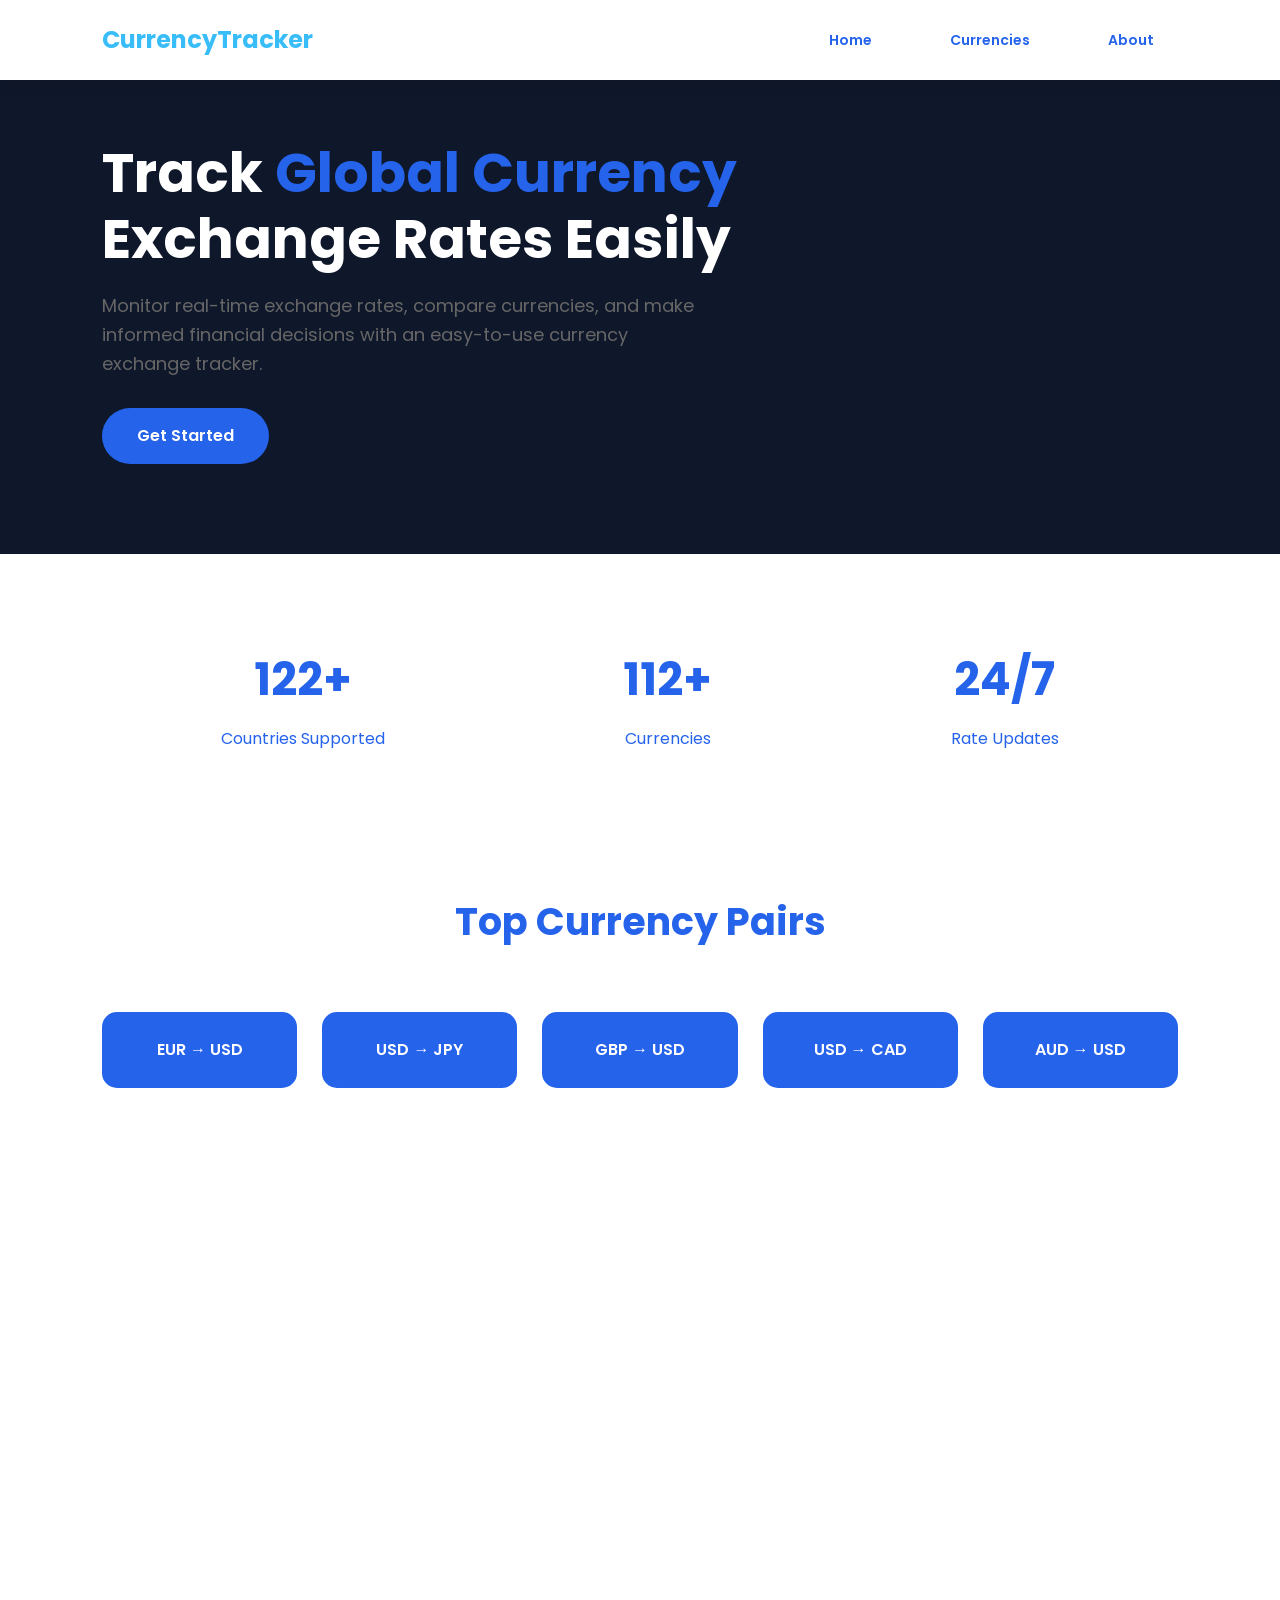
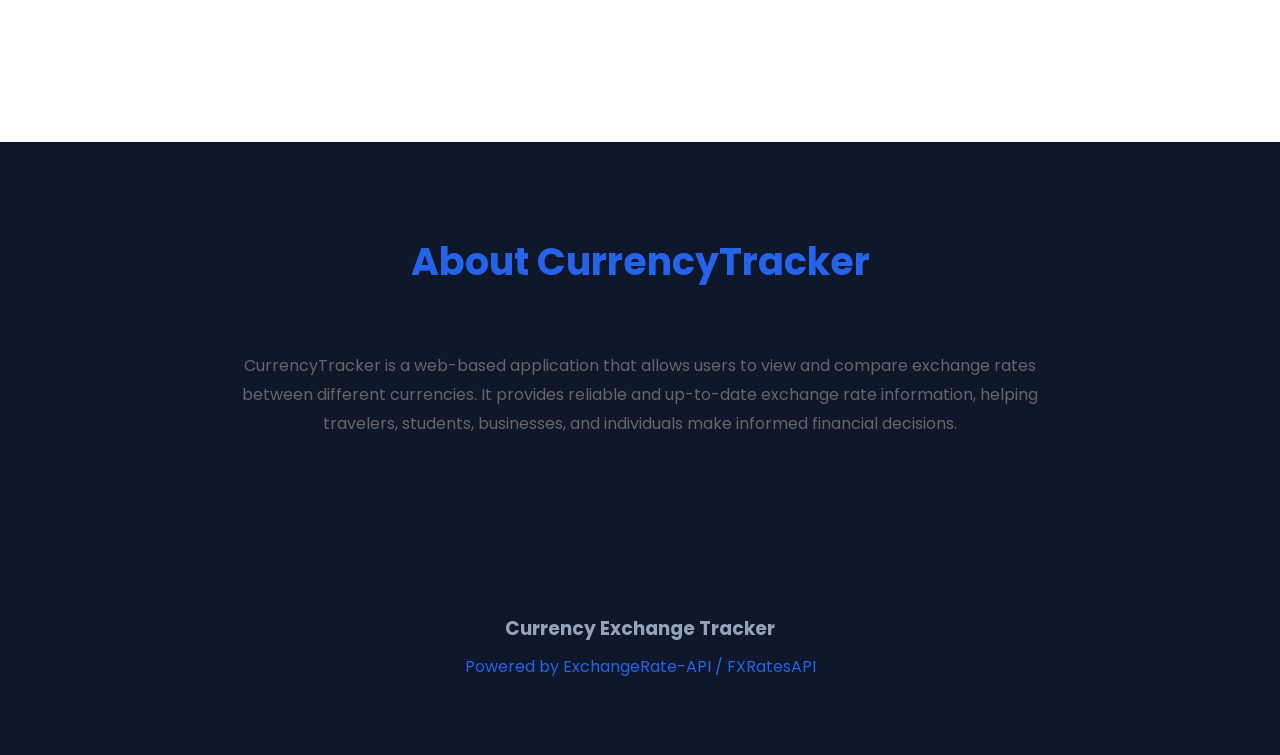
<file: index.html>
<!DOCTYPE html>
<html lang="en">

<head>
    <meta charset="UTF-8">
    <meta name="viewport" content="width=device-width, initial-scale=1.0">
    <title>Currency Exchange Tracker</title>

    <link rel="stylesheet" href="style.css">

    <link href="https://fonts.googleapis.com/css2?family=Poppins:wght@300;400;500;600;700&display=swap"
        rel="stylesheet">
</head>

<body>

    <header>

        <div class="logo">
            CurrencyTracker
        </div>

        <nav>
            <a href="#">Home</a>
            <a href="#currencies">Currencies</a>
            <a href="#about">About</a>
        </nav>

    </header>

    <section class="hero">

        <div class="hero-text">

            <h1>
                Track <span>Global Currency</span><br>
                Exchange Rates Easily
            </h1>

            <p>
                Monitor real-time exchange rates, compare currencies,
                and make informed financial decisions with an easy-to-use
                currency exchange tracker.
            </p>

            <a href="dashboard.html" class="btn">
                Get Started
            </a>

        </div>

    </section>


    <section class="stats">

        <div class="stat">
            <h2 id="countries">0+</h2>
            <p>Countries Supported</p>
        </div>

        <div class="stat">
            <h2 id="currenciesCount">0+</h2>
            <p>Currencies</p>
        </div>

        <div class="stat">
            <h2>24/7</h2>
            <p>Rate Updates</p>
        </div>

    </section>

    <!-- Top Currency Pairs -->
    <section class="currencies" id="currencies">

        <h2 class="title">Top Currency Pairs</h2>

        <div class="currency-grid">

            <div class="currency">EUR → USD</div>

            <div class="currency">USD → JPY</div>

            <div class="currency">GBP → USD</div>

            <div class="currency">USD → CAD</div>

            <div class="currency">AUD → USD</div>

        </div>

    </section>

    <!-- About -->
    <section class="about" id="about">

        <h2 class="title">About CurrencyTracker</h2>

        <p>
            CurrencyTracker is a web-based application that allows users
            to view and compare exchange rates between different currencies.
            It provides reliable and up-to-date exchange rate information,
            helping travelers, students, businesses, and individuals make
            informed financial decisions.
        </p>

    </section>

    <footer>

        <h3>Currency Exchange Tracker</h3>

        <p>
            Powered by ExchangeRate-API / FXRatesAPI
        </p>

        <br>
        <br>

    </footer>

    <script src="home.js"></script>

</body>

</html>
</file>
<file: style.css>
* {
    margin: 0;
    padding: 0;
    box-sizing: border-box;
    font-family: 'Poppins', sans-serif;
    scroll-behavior: smooth;
}

body {
    background: #f5f7fb;
    color: #333;
    line-height: 1.6;
}


.title {
    color: #2563eb;
}

p {
    color: #2563eb;
}

header {
    position: fixed;
    top: 0;
    left: 0;
    width: 100%;
    padding: 18px 8%;
    background: #fff;
    display: flex;
    justify-content: space-between;
    align-items: center;
    box-shadow: 0 3px 15px rgba(0, 0, 0, .08);
    z-index: 1000;
}

.logo {
    font-size: 24px;
    font-weight: 700;
    color: #2563eb;
}

nav {
    display: flex;
    gap: 30px;
}

nav a {
    text-decoration: none;
    color: #2563eb;
    font-weight: 600;
    font-size: 14px;
    padding: 9px 22px;
    border-radius: 40px;
    border: 2px solid transparent;
    transition: .3s;
}

nav a:hover {
    background: #2563eb;
    color: #fff;
    border-color: #2563eb;
}



.hero {
    padding: 140px 8% 90px;
    display: flex;
    justify-content: space-between;
    align-items: center;
    gap: 50px;
    flex-wrap: wrap;
}

.hero-text {
    flex: 1;
    min-width: 320px;
}

.hero-text h1 {
    font-size: 55px;
    line-height: 1.2;
    margin-bottom: 20px;
}

.hero-text span {
    color: #2563eb;
}

.hero-text p {
    font-size: 18px;
    color: #666;
    margin-bottom: 30px;
    max-width: 600px;
}

.btn {
    display: inline-block;
    padding: 15px 35px;
    background: #2563eb;
    color: white;
    border-radius: 40px;
    text-decoration: none;
    font-weight: 600;
    transition: .3s;
}

.btn:hover {
    background: #1d4ed8;
    transform: translateY(-3px);
}

.hero-card {
    width: 360px;
    background: white;
    padding: 35px;
    border-radius: 20px;
    box-shadow: 0 15px 35px rgba(0, 0, 0, .08);
}

.hero-card h2 {
    margin-bottom: 20px;
}

.rate {
    display: flex;
    justify-content: space-between;
    padding: 15px 0;
    border-bottom: 1px solid #eee;
    font-size: 18px;
}

.live {
    margin-top: 20px;
    text-align: center;
    color: #2563eb;
    font-weight: 600;
}



.stats {
    background: white;
    padding: 70px 8%;
    display: flex;
    justify-content: space-around;
    flex-wrap: wrap;
    text-align: center;
}

.stat {
    margin: 20px;
}

.stat h2 {
    font-size: 45px;
    color: #2563eb;
    margin-bottom: 10px;
}



.title {
    text-align: center;
    font-size: 38px;
    margin-bottom: 60px;
}



.currencies {
    padding: 50px 8% 90px;
    background: white;
    min-height: 100vh;
    scroll-margin-top: 80px;
}

.about {
    scroll-margin-top: 80px;
}

.currency-grid {
    display: grid;
    grid-template-columns: repeat(auto-fit, minmax(180px, 1fr));
    gap: 25px;
}

.currency {
    background: #2563eb;
    color: white;
    padding: 25px;
    border-radius: 15px;
    text-align: center;
    font-weight: 600;
    cursor: pointer;
    transition: .3s;
}

.currency:hover {
    transform: translateY(-5px);
    background: #1d4ed8;
}



.about {
    padding: 90px 8%;
    text-align: center;
}

.about p {
    max-width: 800px;
    margin: auto;
    color: #666;
    line-height: 1.8;
}



footer {
    background: #0f172a;
    color: white;
    text-align: center;
    padding: 45px 20px;
    margin-top: 60px;
}

footer h3 {
    margin-bottom: 10px;
}


@media (max-width:900px) {

    header {
        flex-direction: column;
        gap: 15px;
    }

    nav {
        gap: 15px;
        flex-wrap: wrap;
        justify-content: center;
    }

    .hero {
        flex-direction: column;
        text-align: center;
    }

    .hero-card {
        width: 100%;
        max-width: 420px;
    }

    .hero-text h1 {
        font-size: 40px;
    }

    .title {
        font-size: 30px;
    }

}

@media (max-width:600px) {

    .hero-text h1 {
        font-size: 32px;
    }

    .hero-text p {
        font-size: 16px;
    }

    .stat h2 {
        font-size: 36px;
    }

    .currency-grid {
        grid-template-columns: 1fr;
    }

}

* {
    margin: 0;
    padding: 0;
    box-sizing: border-box;
    font-family: 'Poppins', sans-serif;
}

body {
    background: #0f172a;
    color: #fff;
}

/* NAVBAR */

nav {
    background: #1e293b;
    padding: 18px 40px;
    display: flex;
    justify-content: space-between;
    align-items: center;
    box-shadow: 0 3px 12px rgba(0, 0, 0, .25);
}

/* Override for landing page — header nav must stay transparent */
header nav {
    background: transparent;
    padding: 0;
    box-shadow: none;
}

.logo {
    font-size: 24px;
    font-weight: 700;
    color: #38bdf8;
}

.logo i {
    margin-right: 8px;
}

#lastUpdate {
    color: #cbd5e1;
    font-size: 14px;
}

/* MAIN */

.container {
    width: 95%;
    max-width: 1400px;
    margin: 30px auto;
    display: grid;
    grid-template-columns: 420px 1fr;
    gap: 25px;
}

/* CARDS */

.card {
    background: #1e293b;
    border-radius: 18px;
    padding: 25px;
    margin-bottom: 20px;
    box-shadow: 0 10px 30px rgba(0, 0, 0, .25);
}

.card h2 {
    margin-bottom: 20px;
    color: #38bdf8;
}

/* FORM */

.form-group {

    margin-bottom: 18px;
}

.form-group label {
    display: block;
    margin-bottom: 8px;
    color: #cbd5e1;
}

input,
select {
    width: 100%;
    padding: 14px;
    border: none;
    border-radius: 10px;
    font-size: 16px;
    background: #334155;
    color: #fff;
}

input:focus,
select:focus {
    outline: none;
    border: 2px solid #38bdf8;
}

/* ROW */

.currency-row {
    display: flex;
    align-items: end;
    gap: 15px;
}

.currency-row .form-group {
    flex: 1;
}

/* SWAP */

#swapBtn {
    width: 55px;
    height: 55px;
    border: none;
    border-radius: 50%;
    background: #2563eb;
    color: #fff;
    cursor: pointer;
    transition: .3s;
}

#swapBtn:hover {
    transform: rotate(180deg);
}

/* RESULT */

.result-box {
    margin-top: 25px;
}

.result-box input {
    font-size: 24px;
    font-weight: bold;
    text-align: center;
}

#rate {
    text-align: center;
    margin-top: 12px;
    color: #22c55e;
    font-weight: 600;
}

#error {
    text-align: center;
    color: #ef4444;
    margin-top: 10px;
}

/* TRACK BUTTON */

.track-btn {
    width: 100%;
    padding: 14px;
    margin-top: 18px;
    background: transparent;
    border: 2px solid #38bdf8;
    color: #38bdf8;
    font-size: 15px;
    font-weight: 600;
    border-radius: 12px;
    cursor: pointer;
    transition: .3s;
    display: flex;
    align-items: center;
    justify-content: center;
    gap: 8px;
}

.track-btn:hover {
    background: #38bdf8;
    color: #0f172a;
}

/* DASHBOARD */

.dashboard {
    display: grid;
    grid-template-columns: repeat(2, 1fr);
    gap: 18px;
}

.info-card {
    background: #1e293b;
    padding: 22px;
    border-radius: 15px;
    text-align: center;
    box-shadow: 0 6px 15px rgba(0, 0, 0, .2);
}

.info-card h3 {
    color: #94a3b8;
    margin-bottom: 10px;
    font-size: 15px;
}

.info-card span {
    color: #38bdf8;
    font-size: 25px;
    font-weight: 700;
}

.info-card span.positive {
    color: #22c55e;
}

.info-card span.negative {
    color: #ef4444;
}

.info-card span.neutral {
    color: #94a3b8;
}

/* TRACKER */

.tracker-header {
    display: flex;
    justify-content: space-between;
    align-items: center;
    margin-bottom: 20px;
    flex-wrap: wrap;
    gap: 10px;
}

.tracker-header h2 {
    margin-bottom: 0;
}

.tracker-pair {
    background: #334155;
    padding: 8px 16px;
    border-radius: 20px;
    font-weight: 600;
    color: #38bdf8;
    font-size: 14px;
}

.pair-chips {
    display: flex;
    flex-wrap: wrap;
    gap: 10px;
    margin-bottom: 18px;
}

.chip {
    background: #334155;
    color: #cbd5e1;
    border: none;
    padding: 9px 16px;
    border-radius: 20px;
    font-size: 13px;
    font-weight: 600;
    cursor: pointer;
    transition: .25s;
}

.chip:hover {
    background: #475569;
}

.chip.active {
    background: #2563eb;
    color: #fff;
}

.range-tabs {
    display: flex;
    gap: 8px;
    margin-bottom: 20px;
    background: #0f172a;
    padding: 6px;
    border-radius: 12px;
    width: fit-content;
}

.range-tab {
    background: transparent;
    border: none;
    color: #94a3b8;
    padding: 9px 20px;
    border-radius: 8px;
    font-size: 14px;
    font-weight: 600;
    cursor: pointer;
    transition: .25s;
}

.range-tab:hover {
    color: #fff;
}

.range-tab.active {
    background: #38bdf8;
    color: #0f172a;
}

.tracker-stats {
    display: flex;
    align-items: baseline;
    gap: 16px;
    margin-bottom: 18px;
}

#trackerRate {
    font-size: 28px;
    font-weight: 700;
    color: #fff;
}

#trackerChange {
    font-size: 16px;
    font-weight: 600;
    padding: 4px 12px;
    border-radius: 8px;
}

#trackerChange.positive {
    color: #22c55e;
    background: rgba(34, 197, 94, .12);
}

#trackerChange.negative {
    color: #ef4444;
    background: rgba(239, 68, 68, .12);
}

#trackerChange.neutral {
    color: #94a3b8;
    background: rgba(148, 163, 184, .12);
}

.chart-wrap {
    position: relative;
}

#trackerNote {
    text-align: center;
    color: #94a3b8;
    font-size: 13px;
    margin-top: 12px;
}

/* TABLE */

.table-scroll {
    max-height: 420px;
    overflow-y: auto;
    border-radius: 12px;
}

.table-scroll::-webkit-scrollbar {
    width: 8px;
}

.table-scroll::-webkit-scrollbar-track {
    background: #0f172a;
    border-radius: 12px;
}

.table-scroll::-webkit-scrollbar-thumb {
    background: #334155;
    border-radius: 12px;
}

.table-scroll::-webkit-scrollbar-thumb:hover {
    background: #475569;
}

table {
    width: 100%;
    border-collapse: collapse;
}

thead {
    background: #2563eb;
    position: sticky;
    top: 0;
    z-index: 1;
}

th,
td {
    padding: 14px;
    text-align: left;
}

tbody tr {
    border-bottom: 1px solid #334155;
}

tbody tr:hover {
    background: #334155;
}

/* CHART */

canvas {
    width: 100% !important;
    height: 320px !important;
}

/* FOOTER */

footer {
    text-align: center;
    padding: 25px;
    color: #94a3b8;
}

/* MOBILE */

@media(max-width:900px) {

    .container {

        grid-template-columns: 1fr;

    }

    .dashboard {

        grid-template-columns: 1fr 1fr;

    }

}

@media(max-width:600px) {

    .currency-row {

        flex-direction: column;

    }

    #swapBtn {

        width: 100%;

        border-radius: 10px;

    }

    .dashboard {

        grid-template-columns: 1fr;

    }

    .tracker-header {

        flex-direction: column;
        align-items: flex-start;

    }

    .range-tabs {

        width: 100%;

    }

    .range-tab {

        flex: 1;
        text-align: center;

    }

    .table-scroll {

        max-height: 320px;

    }

}
</file>
